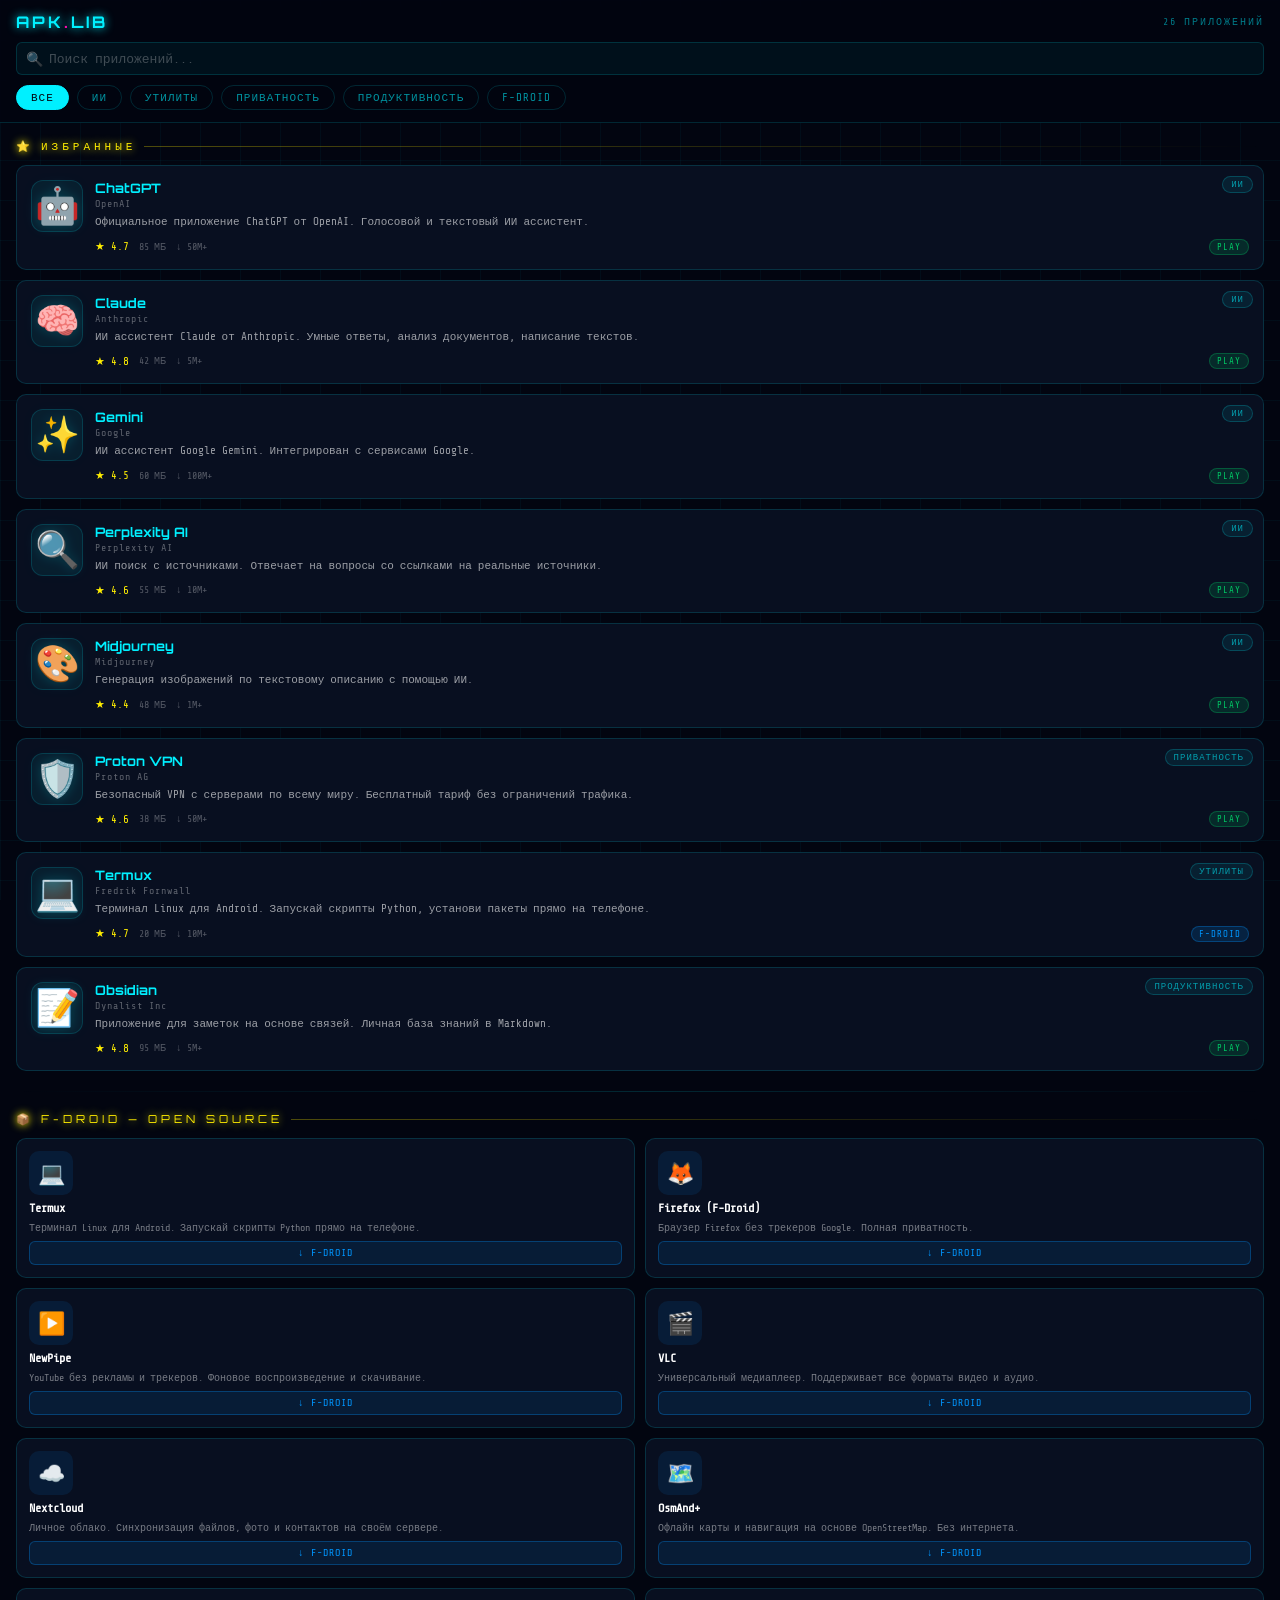
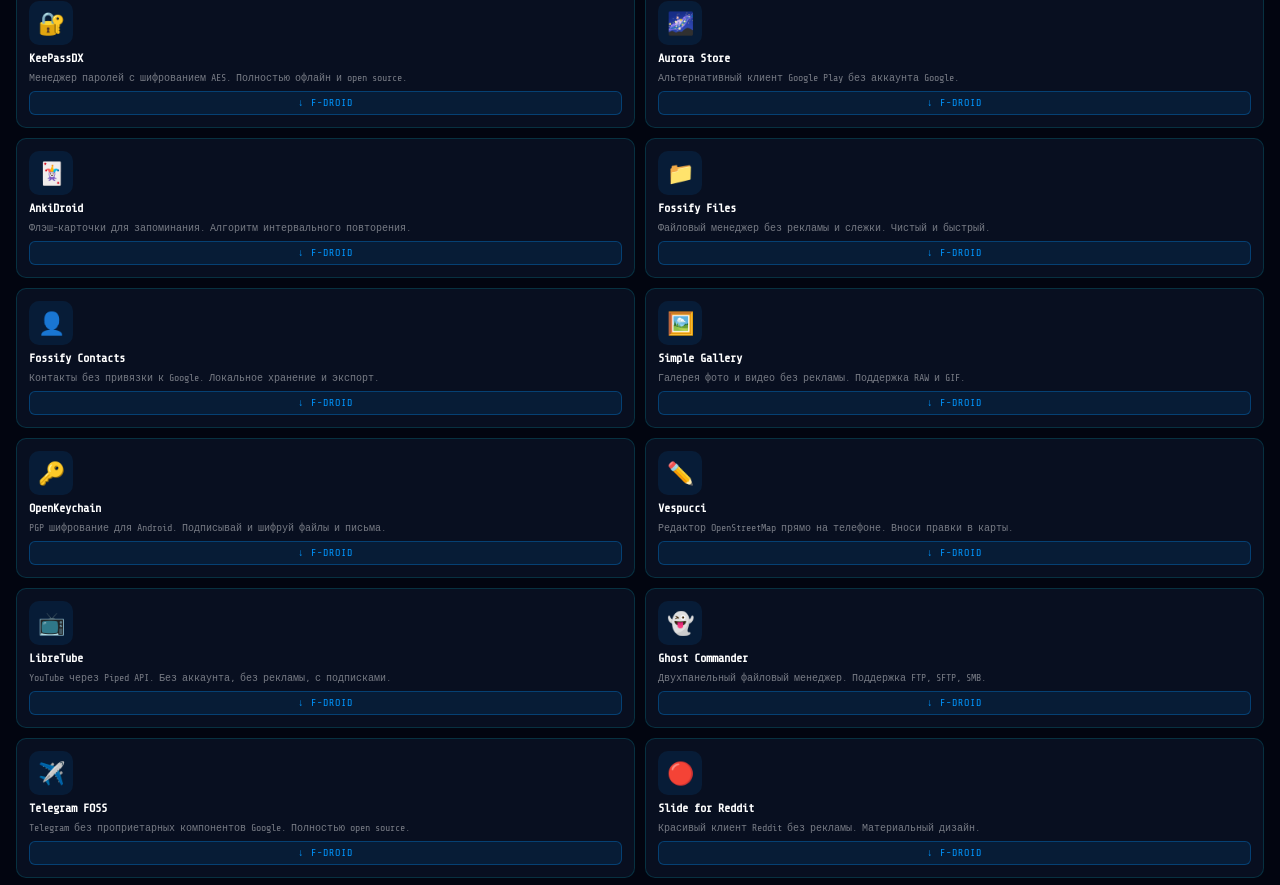
<file: apk.html>
<!DOCTYPE html>
<html lang="ru">
<head>
<meta charset="UTF-8">
<meta name="viewport" content="width=device-width, initial-scale=1.0, user-scalable=no">
<title>APK Library</title>
<style>
  @import url('https://fonts.googleapis.com/css2?family=Orbitron:wght@400;700&family=Share+Tech+Mono&display=swap');

  :root {
    --cyan: #00f0ff;
    --magenta: #ff00aa;
    --yellow: #ffee00;
    --dark: #020510;
    --dark2: #060d1f;
    --card: #080f20;
    --border: rgba(0,240,255,0.15);
  }

  * { margin:0; padding:0; box-sizing:border-box; }

  body {
    background: var(--dark);
    color: #fff;
    font-family: 'Share Tech Mono', monospace;
    min-height: 100dvh;
    overflow-x: hidden;
  }

  body::before {
    content: '';
    position: fixed;
    inset: 0;
    background-image:
      linear-gradient(rgba(0,240,255,0.04) 1px, transparent 1px),
      linear-gradient(90deg, rgba(0,240,255,0.04) 1px, transparent 1px);
    background-size: 40px 40px;
    pointer-events: none;
    z-index: 0;
  }

  /* ── HEADER ── */
  .header {
    position: sticky;
    top: 0;
    z-index: 50;
    background: rgba(2,5,16,0.95);
    backdrop-filter: blur(10px);
    border-bottom: 1px solid var(--border);
    padding: 12px 16px 10px;
  }

  .header-top {
    display: flex;
    align-items: center;
    justify-content: space-between;
    margin-bottom: 10px;
  }

  .logo {
    font-family: 'Orbitron', monospace;
    font-size: 16px;
    font-weight: 700;
    color: var(--cyan);
    text-shadow: 0 0 10px var(--cyan);
    letter-spacing: 3px;
  }

  .logo span { color: var(--magenta); }

  .count-badge {
    font-size: 10px;
    color: rgba(0,240,255,0.5);
    letter-spacing: 2px;
  }

  /* Поиск */
  .search-wrap {
    position: relative;
    margin-bottom: 10px;
  }

  .search-input {
    width: 100%;
    padding: 8px 12px 8px 32px;
    background: rgba(0,240,255,0.05);
    border: 1px solid var(--border);
    border-radius: 6px;
    color: #fff;
    font-family: 'Share Tech Mono', monospace;
    font-size: 13px;
    outline: none;
    transition: border-color 0.2s;
  }

  .search-input:focus { border-color: var(--cyan); }
  .search-input::placeholder { color: rgba(255,255,255,0.25); }

  .search-icon {
    position: absolute;
    left: 10px;
    top: 50%;
    transform: translateY(-50%);
    font-size: 14px;
    opacity: 0.5;
  }

  /* Фильтры */
  .filters {
    display: flex;
    gap: 8px;
    overflow-x: auto;
    scrollbar-width: none;
    padding-bottom: 2px;
  }

  .filters::-webkit-scrollbar { display: none; }

  .filter-btn {
    flex-shrink: 0;
    padding: 5px 14px;
    border: 1px solid var(--border);
    border-radius: 20px;
    background: transparent;
    color: rgba(0,240,255,0.6);
    font-family: 'Share Tech Mono', monospace;
    font-size: 11px;
    cursor: pointer;
    letter-spacing: 1px;
    transition: all 0.2s;
    white-space: nowrap;
  }

  .filter-btn.active {
    border-color: var(--cyan);
    color: var(--dark);
    background: var(--cyan);
  }

  /* ── КОНТЕНТ ── */
  .content {
    position: relative;
    z-index: 1;
    padding: 16px;
  }

  .section-title {
    font-family: 'Orbitron', monospace;
    font-size: 11px;
    letter-spacing: 4px;
    color: var(--yellow);
    text-shadow: 0 0 8px var(--yellow);
    margin-bottom: 12px;
    display: flex;
    align-items: center;
    gap: 8px;
  }

  .section-title::after {
    content: '';
    flex: 1;
    height: 1px;
    background: linear-gradient(90deg, rgba(255,238,0,0.3), transparent);
  }

  /* ── КАРТОЧКА ── */
  .app-card {
    background: var(--card);
    border: 1px solid var(--border);
    border-radius: 10px;
    padding: 14px;
    margin-bottom: 10px;
    display: flex;
    gap: 12px;
    align-items: flex-start;
    transition: border-color 0.2s, box-shadow 0.2s;
    cursor: pointer;
    position: relative;
    overflow: hidden;
  }

  .app-card::before {
    content: '';
    position: absolute;
    top: 0; left: 0; right: 0;
    height: 1px;
    background: linear-gradient(90deg, transparent, var(--cyan), transparent);
    opacity: 0;
    transition: opacity 0.2s;
  }

  .app-card:active {
    border-color: rgba(0,240,255,0.4);
    box-shadow: 0 0 15px rgba(0,240,255,0.1);
  }

  .app-card:active::before { opacity: 1; }

  .app-icon {
    font-size: 36px;
    width: 52px;
    height: 52px;
    display: flex;
    align-items: center;
    justify-content: center;
    background: rgba(0,240,255,0.06);
    border-radius: 12px;
    border: 1px solid var(--border);
    flex-shrink: 0;
    filter: drop-shadow(0 0 6px rgba(0,240,255,0.2));
  }

  .app-icon img {
    width: 40px;
    height: 40px;
    border-radius: 8px;
    object-fit: cover;
  }

  .app-info { flex: 1; min-width: 0; }

  .app-name {
    font-family: 'Orbitron', monospace;
    font-size: 13px;
    font-weight: 700;
    color: var(--cyan);
    margin-bottom: 2px;
    white-space: nowrap;
    overflow: hidden;
    text-overflow: ellipsis;
  }

  .app-dev {
    font-size: 10px;
    color: rgba(255,255,255,0.35);
    letter-spacing: 1px;
    margin-bottom: 5px;
  }

  .app-desc {
    font-size: 11px;
    color: rgba(255,255,255,0.6);
    line-height: 1.5;
    display: -webkit-box;
    -webkit-line-clamp: 2;
    -webkit-box-orient: vertical;
    overflow: hidden;
    margin-bottom: 8px;
  }

  .app-meta {
    display: flex;
    gap: 10px;
    align-items: center;
    flex-wrap: wrap;
  }

  .app-rating {
    font-size: 11px;
    color: var(--yellow);
  }

  .app-size {
    font-size: 10px;
    color: rgba(255,255,255,0.3);
  }

  .app-downloads {
    font-size: 10px;
    color: rgba(255,255,255,0.3);
  }

  .app-source {
    font-size: 9px;
    padding: 2px 7px;
    border-radius: 10px;
    letter-spacing: 1px;
    margin-left: auto;
  }

  .source-play {
    background: rgba(0,200,100,0.15);
    border: 1px solid rgba(0,200,100,0.3);
    color: #00c864;
  }

  .source-fdroid {
    background: rgba(0,150,255,0.15);
    border: 1px solid rgba(0,150,255,0.3);
    color: #0096ff;
  }

  .app-category-badge {
    position: absolute;
    top: 10px;
    right: 10px;
    font-size: 9px;
    padding: 2px 8px;
    border-radius: 10px;
    background: rgba(0,240,255,0.08);
    border: 1px solid rgba(0,240,255,0.2);
    color: rgba(0,240,255,0.6);
    letter-spacing: 1px;
  }

  /* ── FDROID СЕКЦИЯ ── */
  .fdroid-grid {
    display: grid;
    grid-template-columns: 1fr 1fr;
    gap: 10px;
  }

  .fdroid-card {
    background: var(--card);
    border: 1px solid var(--border);
    border-radius: 10px;
    padding: 12px;
    display: flex;
    flex-direction: column;
    gap: 6px;
    cursor: pointer;
    transition: border-color 0.2s;
  }

  .fdroid-card:active { border-color: rgba(0,150,255,0.5); }

  .fdroid-icon {
    width: 44px;
    height: 44px;
    border-radius: 10px;
    object-fit: cover;
    background: rgba(0,150,255,0.1);
  }

  .fdroid-icon-placeholder {
    width: 44px;
    height: 44px;
    border-radius: 10px;
    background: rgba(0,150,255,0.1);
    display: flex;
    align-items: center;
    justify-content: center;
    font-size: 22px;
  }

  .fdroid-name {
    font-size: 12px;
    font-weight: 700;
    color: #fff;
    white-space: nowrap;
    overflow: hidden;
    text-overflow: ellipsis;
  }

  .fdroid-summary {
    font-size: 10px;
    color: rgba(255,255,255,0.45);
    line-height: 1.4;
    display: -webkit-box;
    -webkit-line-clamp: 2;
    -webkit-box-orient: vertical;
    overflow: hidden;
  }

  .fdroid-dl-btn {
    margin-top: auto;
    padding: 5px;
    background: rgba(0,150,255,0.1);
    border: 1px solid rgba(0,150,255,0.3);
    border-radius: 6px;
    color: #0096ff;
    font-size: 10px;
    text-align: center;
    letter-spacing: 1px;
    cursor: pointer;
  }

  /* Загрузка */
  .loading {
    text-align: center;
    padding: 30px;
    color: rgba(0,240,255,0.4);
    font-size: 12px;
    letter-spacing: 2px;
  }

  .loading-dots::after {
    content: '...';
    animation: dots 1.5s infinite;
  }

  @keyframes dots {
    0% { content: '.'; }
    33% { content: '..'; }
    66% { content: '...'; }
  }

  .error-msg {
    text-align: center;
    padding: 20px;
    color: rgba(255,100,100,0.6);
    font-size: 11px;
  }

  /* Пусто */
  .empty {
    text-align: center;
    padding: 40px 20px;
    color: rgba(0,240,255,0.3);
    font-size: 12px;
    letter-spacing: 2px;
  }

  /* Разделитель */
  .divider {
    height: 1px;
    background: linear-gradient(90deg, transparent, var(--border), transparent);
    margin: 20px 0;
  }
</style>
</head>
<body>

<div class="header">
  <div class="header-top">
    <div class="logo">APK<span>.</span>LIB</div>
    <div class="count-badge" id="total-count">ЗАГРУЗКА...</div>
  </div>
  <div class="search-wrap">
    <span class="search-icon">🔍</span>
    <input class="search-input" type="text" id="search" placeholder="Поиск приложений..." oninput="filterApps()">
  </div>
  <div class="filters" id="filters">
    <button class="filter-btn active" data-cat="all" onclick="setFilter('all', this)">ВСЕ</button>
    <button class="filter-btn" data-cat="ИИ" onclick="setFilter('ИИ', this)">ИИ</button>
    <button class="filter-btn" data-cat="Утилиты" onclick="setFilter('Утилиты', this)">УТИЛИТЫ</button>
    <button class="filter-btn" data-cat="Приватность" onclick="setFilter('Приватность', this)">ПРИВАТНОСТЬ</button>
    <button class="filter-btn" data-cat="Продуктивность" onclick="setFilter('Продуктивность', this)">ПРОДУКТИВНОСТЬ</button>
    <button class="filter-btn" data-cat="fdroid" onclick="setFilter('fdroid', this)">F-DROID</button>
  </div>
</div>

<div class="content">
  <!-- Избранные -->
  <div id="featured-section">
    <div class="section-title">⭐ ИЗБРАННЫЕ</div>
    <div id="featured-list"></div>
  </div>

  <div class="divider" id="divider"></div>

  <!-- F-Droid -->
  <div id="fdroid-section">
    <div class="section-title">📦 F-DROID — OPEN SOURCE</div>
    <div id="fdroid-list" class="fdroid-grid">
      <div class="loading" style="grid-column:1/-1">
        <span class="loading-dots">ЗАГРУЗКА F-DROID</span>
      </div>
    </div>
  </div>
</div>

<script>
const tg = window.Telegram?.WebApp;
if (tg) { tg.ready(); tg.expand(); }

let allFeatured = [];
let allFdroid = [];
let currentFilter = 'all';
let searchQuery = '';

// ── ЗАГРУЗКА ИЗБРАННЫХ ──
async function loadFeatured() {
  try {
    const res = await fetch('./apps.json?v=' + Date.now());
    const data = await res.json();
    allFeatured = data.featured || [];
    renderFeatured();
  } catch (e) {
    document.getElementById('featured-list').innerHTML =
      '<div class="error-msg">Не удалось загрузить список приложений</div>';
  }
}

// ── СТАТИЧЕСКИЕ ДАННЫЕ F-DROID ──
function loadFdroid() {
  allFdroid = [
    { id: 'com.termux', name: 'Termux', summary: 'Терминал Linux для Android. Запускай скрипты Python прямо на телефоне.', icon: '💻', url: 'https://f-droid.org/packages/com.termux/', category: 'Утилиты' },
    { id: 'org.mozilla.fennec_fdroid', name: 'Firefox (F-Droid)', summary: 'Браузер Firefox без трекеров Google. Полная приватность.', icon: '🦊', url: 'https://f-droid.org/packages/org.mozilla.fennec_fdroid/', category: 'Интернет' },
    { id: 'org.schabi.newpipe', name: 'NewPipe', summary: 'YouTube без рекламы и трекеров. Фоновое воспроизведение и скачивание.', icon: '▶️', url: 'https://f-droid.org/packages/org.schabi.newpipe/', category: 'Медиа' },
    { id: 'org.videolan.vlc', name: 'VLC', summary: 'Универсальный медиаплеер. Поддерживает все форматы видео и аудио.', icon: '🎬', url: 'https://f-droid.org/packages/org.videolan.vlc/', category: 'Медиа' },
    { id: 'com.nextcloud.client', name: 'Nextcloud', summary: 'Личное облако. Синхронизация файлов, фото и контактов на своём сервере.', icon: '☁️', url: 'https://f-droid.org/packages/com.nextcloud.client/', category: 'Утилиты' },
    { id: 'net.osmand.plus', name: 'OsmAnd+', summary: 'Офлайн карты и навигация на основе OpenStreetMap. Без интернета.', icon: '🗺️', url: 'https://f-droid.org/packages/net.osmand.plus/', category: 'Навигация' },
    { id: 'com.kunzisoft.keepass.libre', name: 'KeePassDX', summary: 'Менеджер паролей с шифрованием AES. Полностью офлайн и open source.', icon: '🔐', url: 'https://f-droid.org/packages/com.kunzisoft.keepass.libre/', category: 'Приватность' },
    { id: 'com.aurora.store', name: 'Aurora Store', summary: 'Альтернативный клиент Google Play без аккаунта Google.', icon: '🌌', url: 'https://f-droid.org/packages/com.aurora.store/', category: 'Утилиты' },
    { id: 'com.ichi2.anki', name: 'AnkiDroid', summary: 'Флэш-карточки для запоминания. Алгоритм интервального повторения.', icon: '🃏', url: 'https://f-droid.org/packages/com.ichi2.anki/', category: 'Образование' },
    { id: 'org.fossify.filemanager', name: 'Fossify Files', summary: 'Файловый менеджер без рекламы и слежки. Чистый и быстрый.', icon: '📁', url: 'https://f-droid.org/packages/org.fossify.filemanager/', category: 'Утилиты' },
    { id: 'org.fossify.contacts', name: 'Fossify Contacts', summary: 'Контакты без привязки к Google. Локальное хранение и экспорт.', icon: '👤', url: 'https://f-droid.org/packages/org.fossify.contacts/', category: 'Утилиты' },
    { id: 'com.simplemobiletools.gallery.pro', name: 'Simple Gallery', summary: 'Галерея фото и видео без рекламы. Поддержка RAW и GIF.', icon: '🖼️', url: 'https://f-droid.org/packages/com.simplemobiletools.gallery.pro/', category: 'Медиа' },
    { id: 'org.sufficientlysecure.keychain', name: 'OpenKeychain', summary: 'PGP шифрование для Android. Подписывай и шифруй файлы и письма.', icon: '🔑', url: 'https://f-droid.org/packages/org.sufficientlysecure.keychain/', category: 'Приватность' },
    { id: 'de.blau.android', name: 'Vespucci', summary: 'Редактор OpenStreetMap прямо на телефоне. Вноси правки в карты.', icon: '✏️', url: 'https://f-droid.org/packages/de.blau.android/', category: 'Навигация' },
    { id: 'com.github.libretube', name: 'LibreTube', summary: 'YouTube через Piped API. Без аккаунта, без рекламы, с подписками.', icon: '📺', url: 'https://f-droid.org/packages/com.github.libretube/', category: 'Медиа' },
    { id: 'com.ghostsq.commander', name: 'Ghost Commander', summary: 'Двухпанельный файловый менеджер. Поддержка FTP, SFTP, SMB.', icon: '👻', url: 'https://f-droid.org/packages/com.ghostsq.commander/', category: 'Утилиты' },
    { id: 'org.telegram.messenger', name: 'Telegram FOSS', summary: 'Telegram без проприетарных компонентов Google. Полностью open source.', icon: '✈️', url: 'https://f-droid.org/packages/org.telegram.messenger/', category: 'Интернет' },
    { id: 'me.ccrama.redditslide', name: 'Slide for Reddit', summary: 'Красивый клиент Reddit без рекламы. Материальный дизайн.', icon: '🔴', url: 'https://f-droid.org/packages/me.ccrama.redditslide/', category: 'Интернет' },
  ];
  renderFdroid();
}

// ── РЕНДЕР ИЗБРАННЫХ ──
function renderFeatured() {
  const list = document.getElementById('featured-list');
  const query = searchQuery.toLowerCase();

  let apps = allFeatured.filter(app => {
    const matchCat = currentFilter === 'all' || currentFilter === 'fdroid'
      ? currentFilter !== 'fdroid'
      : app.category === currentFilter;
    const matchSearch = !query ||
      app.name.toLowerCase().includes(query) ||
      app.description.toLowerCase().includes(query) ||
      app.developer.toLowerCase().includes(query);
    return matchCat && matchSearch;
  });

  if (apps.length === 0) {
    list.innerHTML = '';
    document.getElementById('featured-section').style.display =
      currentFilter === 'fdroid' ? 'none' : 'block';
    if (currentFilter !== 'fdroid') {
      list.innerHTML = '<div class="empty">Ничего не найдено</div>';
    }
    return;
  }

  document.getElementById('featured-section').style.display = 'block';
  list.innerHTML = apps.map(app => `
    <div class="app-card" onclick="openApp('${app.url}')">
      <div class="app-icon">${app.icon}</div>
      <div class="app-info">
        <div class="app-name">${app.name}</div>
        <div class="app-dev">${app.developer}</div>
        <div class="app-desc">${app.description}</div>
        <div class="app-meta">
          <span class="app-rating">★ ${app.rating}</span>
          <span class="app-size">${app.size}</span>
          <span class="app-downloads">↓ ${app.downloads}</span>
          <span class="app-source ${app.source === 'google_play' ? 'source-play' : 'source-fdroid'}">
            ${app.source === 'google_play' ? 'PLAY' : 'F-DROID'}
          </span>
        </div>
      </div>
      <div class="app-category-badge">${app.category.toUpperCase()}</div>
    </div>
  `).join('');

  updateCount();
}

// ── РЕНДЕР F-DROID ──
function renderFdroid() {
  const list = document.getElementById('fdroid-list');
  const query = searchQuery.toLowerCase();

  let apps = allFdroid.filter(app => {
    const matchCat = currentFilter === 'all' || currentFilter === 'fdroid'
      ? true
      : app.category === currentFilter;
    const matchSearch = !query ||
      app.name.toLowerCase().includes(query) ||
      app.summary.toLowerCase().includes(query);
    return matchCat && matchSearch;
  });

  const fdroidSection = document.getElementById('fdroid-section');

  if (currentFilter !== 'all' && currentFilter !== 'fdroid' &&
      !['Утилиты','Приватность','Интернет','Медиа'].includes(currentFilter)) {
    fdroidSection.style.display = 'none';
    document.getElementById('divider').style.display = 'none';
    return;
  }

  fdroidSection.style.display = 'block';
  document.getElementById('divider').style.display = 'block';

  if (apps.length === 0) {
    list.innerHTML = '<div class="empty" style="grid-column:1/-1">Ничего не найдено</div>';
    return;
  }

  list.innerHTML = apps.map(app => `
    <div class="fdroid-card" onclick="openApp('${app.url}')">
      <div class="fdroid-icon-placeholder">${app.icon || '📦'}</div>
      <div class="fdroid-name">${app.name}</div>
      <div class="fdroid-summary">${app.summary || 'Open source приложение'}</div>
      <div class="fdroid-dl-btn">↓ F-DROID</div>
    </div>
  `).join('');

  updateCount();
}

function updateCount() {
  const featured = document.querySelectorAll('.app-card').length;
  const fdroid = document.querySelectorAll('.fdroid-card').length;
  document.getElementById('total-count').textContent =
    `${featured + fdroid} ПРИЛОЖЕНИЙ`;
}

// ── ОТКРЫТЬ ПРИЛОЖЕНИЕ ──
function openApp(url) {
  if (tg) {
    tg.openLink(url);
  } else {
    window.open(url, '_blank');
  }
}

// ── ФИЛЬТР ──
function setFilter(cat, btn) {
  currentFilter = cat;
  document.querySelectorAll('.filter-btn').forEach(b => b.classList.remove('active'));
  btn.classList.add('active');
  renderFeatured();
  renderFdroid();
}

// ── ПОИСК ──
function filterApps() {
  searchQuery = document.getElementById('search').value;
  renderFeatured();
  renderFdroid();
}

// ── СТАРТ ──
loadFeatured();
loadFdroid();
</script>
</body>
</html>
</file>
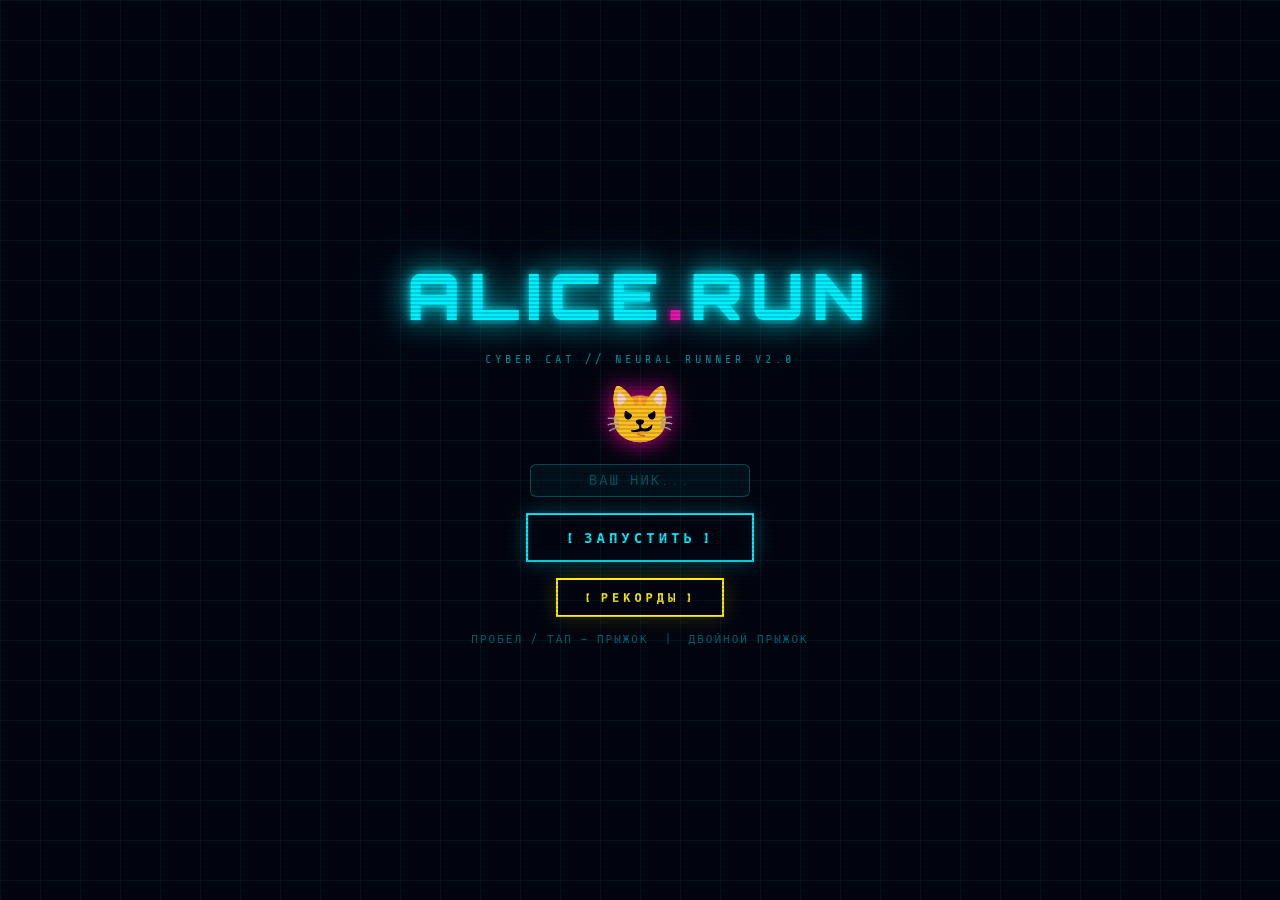
<file: game.html>
<!DOCTYPE html>
<html lang="ru">
<head>
<meta charset="UTF-8">
<meta name="viewport" content="width=device-width, initial-scale=1.0, user-scalable=no">
<title>ALICE.RUN</title>
<style>
  @import url('https://fonts.googleapis.com/css2?family=Orbitron:wght@400;700;900&family=Share+Tech+Mono&display=swap');

  :root {
    --cyan: #00f0ff;
    --magenta: #ff00aa;
    --yellow: #ffee00;
    --dark: #020510;
    --dark2: #060d1f;
    --grid: rgba(0,240,255,0.07);
  }

  * { margin:0; padding:0; box-sizing:border-box; }

  body {
    background: var(--dark);
    color: var(--cyan);
    font-family: 'Share Tech Mono', monospace;
    overflow: hidden;
    height: 100dvh;
    display: flex;
    flex-direction: column;
    align-items: center;
    justify-content: center;
    touch-action: none;
    user-select: none;
  }

  /* Сетка фона */
  body::before {
    content: '';
    position: fixed;
    inset: 0;
    background-image:
      linear-gradient(var(--grid) 1px, transparent 1px),
      linear-gradient(90deg, var(--grid) 1px, transparent 1px);
    background-size: 40px 40px;
    pointer-events: none;
    z-index: 0;
  }

  /* Сканлайны */
  body::after {
    content: '';
    position: fixed;
    inset: 0;
    background: repeating-linear-gradient(
      0deg,
      transparent,
      transparent 2px,
      rgba(0,0,0,0.15) 2px,
      rgba(0,0,0,0.15) 4px
    );
    pointer-events: none;
    z-index: 100;
  }

  /* ── ЭКРАН СТАРТА ── */
  #screen-start {
    position: relative;
    z-index: 10;
    text-align: center;
    display: flex;
    flex-direction: column;
    align-items: center;
    gap: 16px;
  }

  .logo {
    font-family: 'Orbitron', monospace;
    font-weight: 900;
    font-size: clamp(36px, 10vw, 64px);
    color: var(--cyan);
    text-shadow:
      0 0 10px var(--cyan),
      0 0 30px var(--cyan),
      0 0 60px rgba(0,240,255,0.4);
    letter-spacing: 8px;
    animation: flicker 4s infinite;
  }

  .logo span {
    color: var(--magenta);
    text-shadow:
      0 0 10px var(--magenta),
      0 0 30px var(--magenta);
  }

  @keyframes flicker {
    0%,95%,100% { opacity: 1; }
    96% { opacity: 0.6; }
    97% { opacity: 1; }
    98% { opacity: 0.4; }
    99% { opacity: 1; }
  }

  .tagline {
    font-size: 12px;
    color: rgba(0,240,255,0.6);
    letter-spacing: 4px;
    text-transform: uppercase;
  }

  .cat-preview {
    font-size: 56px;
    animation: float 2s ease-in-out infinite;
    filter: drop-shadow(0 0 12px var(--magenta));
  }

  @keyframes float {
    0%,100% { transform: translateY(0); }
    50% { transform: translateY(-10px); }
  }

  .btn-start {
    font-family: 'Orbitron', monospace;
    font-size: 14px;
    font-weight: 700;
    letter-spacing: 4px;
    padding: 14px 40px;
    background: transparent;
    border: 2px solid var(--cyan);
    color: var(--cyan);
    cursor: pointer;
    position: relative;
    overflow: hidden;
    transition: all 0.3s;
    text-transform: uppercase;
    box-shadow: 0 0 20px rgba(0,240,255,0.3), inset 0 0 20px rgba(0,240,255,0.05);
  }

  .btn-start::before {
    content: '';
    position: absolute;
    inset: 0;
    background: var(--cyan);
    transform: translateX(-100%);
    transition: transform 0.3s;
    z-index: -1;
  }

  .btn-start:hover::before, .btn-start:active::before { transform: translateX(0); }
  .btn-start:hover, .btn-start:active { color: var(--dark); }

  .controls-hint {
    font-size: 11px;
    color: rgba(0,240,255,0.4);
    letter-spacing: 2px;
  }

  .nick-input {
    background: rgba(0,240,255,0.05);
    border: 1px solid rgba(0,240,255,0.3);
    border-radius: 6px;
    color: #fff;
    font-family: 'Share Tech Mono', monospace;
    font-size: 14px;
    padding: 8px 16px;
    text-align: center;
    outline: none;
    letter-spacing: 2px;
    width: 220px;
    transition: border-color 0.2s;
  }
  .nick-input:focus { border-color: var(--cyan); box-shadow: 0 0 10px rgba(0,240,255,0.2); }
  .nick-input::placeholder { color: rgba(0,240,255,0.3); }

  /* ── ИГРА ── */
  #screen-game {
    display: none;
    position: relative;
    z-index: 10;
    width: 100%;
    height: 100dvh;
    flex-direction: column;
  }

  #hud {
    position: absolute;
    top: 0;
    left: 0;
    right: 0;
    display: flex;
    justify-content: space-between;
    align-items: center;
    padding: 10px 16px;
    z-index: 20;
    background: linear-gradient(180deg, rgba(2,5,16,0.9) 0%, transparent 100%);
  }

  .hud-score {
    font-family: 'Orbitron', monospace;
    font-size: clamp(14px, 4vw, 20px);
    font-weight: 700;
    color: var(--cyan);
    text-shadow: 0 0 10px var(--cyan);
  }

  .hud-coins {
    font-size: clamp(12px, 3vw, 16px);
    color: var(--yellow);
    text-shadow: 0 0 8px var(--yellow);
  }

  .hud-lives {
    font-size: clamp(14px, 4vw, 20px);
  }

  canvas {
    display: block;
    width: 100%;
    height: 100dvh;
  }

  /* ── GAME OVER ── */
  #screen-gameover {
    display: none;
    position: fixed;
    inset: 0;
    z-index: 50;
    background: rgba(2,5,16,0.92);
    flex-direction: column;
    align-items: center;
    justify-content: center;
    gap: 14px;
    text-align: center;
    padding: 20px;
  }

  .go-title {
    font-family: 'Orbitron', monospace;
    font-size: clamp(28px, 8vw, 48px);
    font-weight: 900;
    color: var(--magenta);
    text-shadow: 0 0 20px var(--magenta), 0 0 40px var(--magenta);
    letter-spacing: 4px;
    animation: glitch 2s infinite;
  }

  @keyframes glitch {
    0%,90%,100% { transform: none; text-shadow: 0 0 20px var(--magenta), 0 0 40px var(--magenta); }
    91% { transform: translate(-2px,1px); text-shadow: 2px 0 var(--cyan), -2px 0 var(--yellow); }
    93% { transform: translate(2px,-1px); text-shadow: -2px 0 var(--cyan), 2px 0 var(--yellow); }
    95% { transform: none; }
  }

  .go-score {
    font-family: 'Orbitron', monospace;
    font-size: clamp(16px, 5vw, 28px);
    color: var(--cyan);
  }

  .go-best {
    font-size: 13px;
    color: rgba(0,240,255,0.6);
    letter-spacing: 2px;
  }

  .go-coins {
    font-size: 16px;
    color: var(--yellow);
    text-shadow: 0 0 8px var(--yellow);
  }

  .btn-restart {
    font-family: 'Orbitron', monospace;
    font-size: 13px;
    font-weight: 700;
    letter-spacing: 3px;
    padding: 12px 32px;
    background: transparent;
    border: 2px solid var(--magenta);
    color: var(--magenta);
    cursor: pointer;
    box-shadow: 0 0 20px rgba(255,0,170,0.3);
    transition: all 0.3s;
    text-transform: uppercase;
    margin-top: 8px;
  }

  .btn-restart:hover, .btn-restart:active {
    background: var(--magenta);
    color: var(--dark);
  }

  /* ── ТАБЛИЦА РЕКОРДОВ ── */
  #screen-leaderboard {
    display: none;
    position: fixed;
    inset: 0;
    z-index: 50;
    background: rgba(2,5,16,0.95);
    flex-direction: column;
    align-items: center;
    padding: 20px;
    overflow-y: auto;
    gap: 12px;
  }

  .lb-title {
    font-family: 'Orbitron', monospace;
    font-size: clamp(18px, 5vw, 28px);
    font-weight: 900;
    color: var(--yellow);
    text-shadow: 0 0 15px var(--yellow);
    letter-spacing: 4px;
    margin-bottom: 8px;
  }

  .lb-table {
    width: 100%;
    max-width: 400px;
    border-collapse: collapse;
  }

  .lb-table th {
    font-size: 11px;
    letter-spacing: 3px;
    color: rgba(0,240,255,0.5);
    padding: 8px 4px;
    border-bottom: 1px solid rgba(0,240,255,0.2);
    text-align: left;
  }

  .lb-table td {
    padding: 10px 4px;
    font-size: 14px;
    border-bottom: 1px solid rgba(0,240,255,0.08);
  }

  .lb-rank { color: rgba(0,240,255,0.4); width: 30px; }
  .lb-name { color: var(--cyan); }
  .lb-score { color: var(--yellow); text-align: right; font-family: 'Orbitron', monospace; }

  .lb-rank-1 td { color: var(--yellow) !important; }
  .lb-rank-2 td { color: #c0c0c0 !important; }
  .lb-rank-3 td { color: #cd7f32 !important; }

  .lb-me { background: rgba(0,240,255,0.05); }

  .btn-close-lb {
    font-family: 'Orbitron', monospace;
    font-size: 12px;
    letter-spacing: 3px;
    padding: 10px 28px;
    background: transparent;
    border: 1px solid rgba(0,240,255,0.4);
    color: rgba(0,240,255,0.7);
    cursor: pointer;
    margin-top: 8px;
  }

  /* jump button mobile */
  #jump-btn {
    position: fixed;
    bottom: 30px;
    left: 50%;
    transform: translateX(-50%);
    width: 80px;
    height: 80px;
    border-radius: 50%;
    background: rgba(0,240,255,0.08);
    border: 2px solid rgba(0,240,255,0.3);
    color: var(--cyan);
    font-size: 28px;
    z-index: 30;
    display: none;
    align-items: center;
    justify-content: center;
    cursor: pointer;
    -webkit-tap-highlight-color: transparent;
  }

  .glitch-line {
    position: fixed;
    left: 0; right: 0;
    height: 2px;
    background: var(--cyan);
    opacity: 0;
    z-index: 200;
    pointer-events: none;
  }
</style>
</head>
<body>

<div class="glitch-line" id="glitch-line"></div>

<!-- СТАРТ -->
<div id="screen-start">
  <div class="logo">ALICE<span>.</span>RUN</div>
  <div class="tagline">Cyber Cat // Neural Runner v2.0</div>
  <div class="cat-preview">😼</div>
  <input class="nick-input" id="nick-input" type="text" maxlength="16" placeholder="ВАШ НИК..." />
  <button class="btn-start" onclick="startGame()">[ ЗАПУСТИТЬ ]</button>
  <button class="btn-start" style="border-color:var(--yellow);color:var(--yellow);box-shadow:0 0 20px rgba(255,238,0,0.2);font-size:12px;padding:10px 28px;" onclick="showLeaderboard()">[ РЕКОРДЫ ]</button>
  <div class="controls-hint">ПРОБЕЛ / ТАП — ПРЫЖОК &nbsp;|&nbsp; ДВОЙНОЙ ПРЫЖОК</div>
</div>

<!-- ИГРА -->
<div id="screen-game">
  <div id="hud">
    <div class="hud-score">⚡ <span id="score-display">0</span></div>
    <div class="hud-coins">₿ <span id="coins-display">0</span></div>
    <div class="hud-lives" id="lives-display">❤️❤️❤️</div>
  </div>
  <canvas id="gameCanvas"></canvas>
  <div id="jump-btn">▲</div>
</div>

<!-- GAME OVER -->
<div id="screen-gameover" style="display:none;">
  <div class="go-title">GAME OVER</div>
  <div class="go-score">СЧЁТ: <span id="final-score">0</span></div>
  <div class="go-coins">₿ БИТКОИНЫ: <span id="final-coins">0</span></div>
  <div class="go-best" id="best-display"></div>
  <button class="btn-restart" onclick="startGame()">[ СНОВА ]</button>
  <button class="btn-restart" style="border-color:var(--yellow);color:var(--yellow);font-size:11px;padding:8px 24px;" onclick="showLeaderboard()">[ РЕКОРДЫ ]</button>
  <button class="btn-restart" style="border-color:rgba(0,240,255,0.3);color:rgba(0,240,255,0.4);font-size:11px;padding:8px 24px;" onclick="showStart()">[ МЕНЮ ]</button>
</div>

<!-- LEADERBOARD -->
<div id="screen-leaderboard" style="display:none;">
  <div class="lb-title">⚡ РЕКОРДЫ</div>
  <table class="lb-table">
    <thead><tr>
      <th>#</th><th>ИГРОК</th><th style="text-align:right">СЧЁТ</th>
    </tr></thead>
    <tbody id="lb-body"></tbody>
  </table>
  <button class="btn-close-lb" onclick="hideLeaderboard()">[ ЗАКРЫТЬ ]</button>
</div>

<script>
// ══════════════════════════════════════════════════════
//  ЗВУК (Web Audio API)
// ══════════════════════════════════════════════════════
let audioCtx = null;
let musicNodes = {};
let musicPlaying = false;

function getAudioCtx() {
  if (!audioCtx) audioCtx = new (window.AudioContext || window.webkitAudioContext)();
  return audioCtx;
}

function playSound(type) {
  try {
    const ac = getAudioCtx();
    if (ac.state === 'suspended') ac.resume();

    if (type === 'jump') {
      // Прыжок — быстрый восходящий свип
      const osc = ac.createOscillator();
      const gain = ac.createGain();
      osc.connect(gain); gain.connect(ac.destination);
      osc.type = 'sine';
      osc.frequency.setValueAtTime(300, ac.currentTime);
      osc.frequency.exponentialRampToValueAtTime(800, ac.currentTime + 0.12);
      gain.gain.setValueAtTime(0.25, ac.currentTime);
      gain.gain.exponentialRampToValueAtTime(0.001, ac.currentTime + 0.18);
      osc.start(ac.currentTime);
      osc.stop(ac.currentTime + 0.18);

    } else if (type === 'coin') {
      // Монета — два тона
      [0, 0.08].forEach((delay, i) => {
        const osc = ac.createOscillator();
        const gain = ac.createGain();
        osc.connect(gain); gain.connect(ac.destination);
        osc.type = 'triangle';
        osc.frequency.value = i === 0 ? 880 : 1320;
        gain.gain.setValueAtTime(0.2, ac.currentTime + delay);
        gain.gain.exponentialRampToValueAtTime(0.001, ac.currentTime + delay + 0.15);
        osc.start(ac.currentTime + delay);
        osc.stop(ac.currentTime + delay + 0.15);
      });

    } else if (type === 'hit') {
      // Удар — шум + низкий тон
      const buf = ac.createBuffer(1, ac.sampleRate * 0.25, ac.sampleRate);
      const data = buf.getChannelData(0);
      for (let i = 0; i < data.length; i++) data[i] = (Math.random() * 2 - 1) * (1 - i / data.length);
      const src = ac.createBufferSource();
      src.buffer = buf;
      const filter = ac.createBiquadFilter();
      filter.type = 'lowpass'; filter.frequency.value = 400;
      const gain = ac.createGain();
      gain.gain.value = 0.35;
      src.connect(filter); filter.connect(gain); gain.connect(ac.destination);
      src.start(ac.currentTime);

      const osc = ac.createOscillator();
      const g2 = ac.createGain();
      osc.connect(g2); g2.connect(ac.destination);
      osc.type = 'sawtooth'; osc.frequency.value = 120;
      g2.gain.setValueAtTime(0.3, ac.currentTime);
      g2.gain.exponentialRampToValueAtTime(0.001, ac.currentTime + 0.3);
      osc.start(ac.currentTime); osc.stop(ac.currentTime + 0.3);
    }
  } catch(e) {}
}

function startMusic() {
  try {
    if (musicPlaying) return;
    const ac = getAudioCtx();
    if (ac.state === 'suspended') ac.resume();
    musicPlaying = true;

    // Синтбасс — пульсирующий ритм
    const bassLoop = () => {
      if (!musicPlaying) return;
      const notes = [55, 55, 73.4, 55, 65.4, 55, 49, 55];
      let t = ac.currentTime;
      notes.forEach((freq, i) => {
        const osc = ac.createOscillator();
        const gain = ac.createGain();
        const filter = ac.createBiquadFilter();
        filter.type = 'lowpass'; filter.frequency.value = 300;
        osc.connect(filter); filter.connect(gain); gain.connect(ac.destination);
        osc.type = 'sawtooth'; osc.frequency.value = freq;
        gain.gain.setValueAtTime(0.12, t + i * 0.25);
        gain.gain.exponentialRampToValueAtTime(0.001, t + i * 0.25 + 0.2);
        osc.start(t + i * 0.25);
        osc.stop(t + i * 0.25 + 0.22);
      });
      musicNodes.bassTimer = setTimeout(bassLoop, notes.length * 250);
    };
    bassLoop();

    // Арпеджио — неоновая мелодия
    const arpLoop = () => {
      if (!musicPlaying) return;
      const melody = [523, 659, 784, 1047, 784, 659, 523, 440];
      let t = ac.currentTime;
      melody.forEach((freq, i) => {
        const osc = ac.createOscillator();
        const gain = ac.createGain();
        osc.connect(gain); gain.connect(ac.destination);
        osc.type = 'square'; osc.frequency.value = freq;
        gain.gain.setValueAtTime(0.04, t + i * 0.125);
        gain.gain.exponentialRampToValueAtTime(0.001, t + i * 0.125 + 0.1);
        osc.start(t + i * 0.125);
        osc.stop(t + i * 0.125 + 0.11);
      });
      musicNodes.arpTimer = setTimeout(arpLoop, melody.length * 125);
    };
    setTimeout(arpLoop, 500);

    // Удар барабана
    const drumLoop = () => {
      if (!musicPlaying) return;
      const pattern = [1,0,0,0, 1,0,0,0, 1,0,0,0, 1,0,1,0];
      let t = ac.currentTime;
      pattern.forEach((hit, i) => {
        if (!hit) return;
        const buf = ac.createBuffer(1, ac.sampleRate * 0.05, ac.sampleRate);
        const data = buf.getChannelData(0);
        for (let j = 0; j < data.length; j++) data[j] = (Math.random()*2-1) * (1 - j/data.length);
        const src = ac.createBufferSource();
        src.buffer = buf;
        const gain = ac.createGain(); gain.gain.value = 0.18;
        src.connect(gain); gain.connect(ac.destination);
        src.start(t + i * 0.125);
      });
      musicNodes.drumTimer = setTimeout(drumLoop, pattern.length * 125);
    };
    drumLoop();

  } catch(e) {}
}

function stopMusic() {
  musicPlaying = false;
  clearTimeout(musicNodes.bassTimer);
  clearTimeout(musicNodes.arpTimer);
  clearTimeout(musicNodes.drumTimer);
}

// ══════════════════════════════════════════════════════
//  КОНСТАНТЫ
// ══════════════════════════════════════════════════════
const GRAVITY = 0.55;
const JUMP_FORCE = -13;
const GROUND_Y_RATIO = 0.78;
const SPEEDS = [5, 6, 7, 8, 9.5, 11];
const SPEED_THRESHOLDS = [0, 300, 700, 1200, 2000, 3000];

// ══════════════════════════════════════════════════════
//  СОСТОЯНИЕ ИГРЫ
// ══════════════════════════════════════════════════════
let canvas, ctx, W, H, groundY;
let gameRunning = false;
let animId;

let cat, obstacles, coins, particles, bgLayers;
let score, coinCount, lives, gameOver;
let frameCount, spawnTimer, coinTimer;
let speed;

// Telegram user
const tg = window.Telegram?.WebApp;
const userId = tg?.initDataUnsafe?.user?.id || 0;
const tgName = tg?.initDataUnsafe?.user?.first_name || '';
let userName = tgName || 'RUNNER';

// ══════════════════════════════════════════════════════
//  ИНИЦИАЛИЗАЦИЯ CANVAS
// ══════════════════════════════════════════════════════
function initCanvas() {
  canvas = document.getElementById('gameCanvas');
  ctx = canvas.getContext('2d');
  resize();
  window.addEventListener('resize', resize);
}

function resize() {
  W = canvas.width = window.innerWidth;
  H = canvas.height = window.innerHeight;
  groundY = H * GROUND_Y_RATIO;
}

// ══════════════════════════════════════════════════════
//  КОШКА
// ══════════════════════════════════════════════════════
function createCat() {
  return {
    x: W * 0.15,
    y: groundY - 50,
    vy: 0,
    w: 44,
    h: 44,
    onGround: true,
    jumps: 0,
    frame: 0,
    frameTimer: 0,
    trail: [],
    invincible: 0,
    // Анимация смерти
    dead: false,
    deadTimer: 0
  };
}

function catJump() {
  if (!gameRunning || gameOver) return;
  if (cat.jumps < 2) {
    cat.vy = cat.jumps === 0 ? JUMP_FORCE : JUMP_FORCE * 0.85;
    cat.jumps++;
    cat.onGround = false;
    spawnJumpParticles();
    playSound('jump');
  }
}

function updateCat() {
  // Трейл
  cat.trail.push({ x: cat.x + cat.w/2, y: cat.y + cat.h/2 });
  if (cat.trail.length > 8) cat.trail.shift();

  cat.vy += GRAVITY;
  cat.y += cat.vy;

  if (cat.y >= groundY - cat.h) {
    cat.y = groundY - cat.h;
    cat.vy = 0;
    cat.onGround = true;
    cat.jumps = 0;
  }

  cat.frameTimer++;
  if (cat.frameTimer > 6) { cat.frame = (cat.frame+1) % 4; cat.frameTimer = 0; }
  if (cat.invincible > 0) cat.invincible--;
}

function drawPixelCat(x, y, w, frame, jumping, invincible) {
  const s = w / 10; // масштаб
  ctx.save();
  ctx.shadowColor = '#ff00aa';
  ctx.shadowBlur = 18;

  // Тело
  ctx.fillStyle = '#1a0a2e';
  ctx.beginPath();
  ctx.roundRect(x + s, y + s*3, s*8, s*6, s);
  ctx.fill();

  // Голова
  ctx.fillStyle = '#1a0a2e';
  ctx.beginPath();
  ctx.roundRect(x + s*2, y, s*6, s*5.5, s*1.5);
  ctx.fill();

  // Уши
  ctx.fillStyle = '#2a0a3e';
  // левое ухо
  ctx.beginPath();
  ctx.moveTo(x + s*2, y + s);
  ctx.lineTo(x + s*1, y - s*2);
  ctx.lineTo(x + s*3.5, y + s*0.5);
  ctx.fill();
  // правое ухо
  ctx.beginPath();
  ctx.moveTo(x + s*8, y + s);
  ctx.lineTo(x + s*9, y - s*2);
  ctx.lineTo(x + s*6.5, y + s*0.5);
  ctx.fill();

  // Внутри ушей (розовые)
  ctx.fillStyle = '#ff44aa';
  ctx.beginPath();
  ctx.moveTo(x + s*2.2, y + s*0.8);
  ctx.lineTo(x + s*1.5, y - s*1.2);
  ctx.lineTo(x + s*3.2, y + s*0.4);
  ctx.fill();
  ctx.beginPath();
  ctx.moveTo(x + s*7.8, y + s*0.8);
  ctx.lineTo(x + s*8.5, y - s*1.2);
  ctx.lineTo(x + s*6.8, y + s*0.4);
  ctx.fill();

  // Неоновый контур тела
  ctx.strokeStyle = '#ff00aa';
  ctx.lineWidth = 1.5;
  ctx.shadowBlur = 8;
  ctx.beginPath();
  ctx.roundRect(x + s*2, y, s*6, s*5.5, s*1.5);
  ctx.stroke();
  ctx.beginPath();
  ctx.roundRect(x + s, y + s*3, s*8, s*6, s);
  ctx.stroke();

  // ГЛАЗА — всегда видимые
  const eyeY = y + s*2;
  const blinkEye = (frame === 1) && !jumping;
  if (blinkEye) {
    // Моргание — линия
    ctx.strokeStyle = '#00f0ff';
    ctx.lineWidth = 1.5;
    ctx.shadowColor = '#00f0ff';
    ctx.shadowBlur = 8;
    ctx.beginPath(); ctx.moveTo(x+s*3.2, eyeY+s*0.5); ctx.lineTo(x+s*4.2, eyeY+s*0.5); ctx.stroke();
    ctx.beginPath(); ctx.moveTo(x+s*5.8, eyeY+s*0.5); ctx.lineTo(x+s*6.8, eyeY+s*0.5); ctx.stroke();
  } else {
    // Глаза открыты
    ctx.fillStyle = jumping ? '#ffee00' : '#00f0ff';
    ctx.shadowColor = jumping ? '#ffee00' : '#00f0ff';
    ctx.shadowBlur = 10;
    ctx.beginPath(); ctx.ellipse(x+s*3.7, eyeY+s*0.5, s*0.9, s*(jumping?1.1:0.8), 0, 0, Math.PI*2); ctx.fill();
    ctx.beginPath(); ctx.ellipse(x+s*6.3, eyeY+s*0.5, s*0.9, s*(jumping?1.1:0.8), 0, 0, Math.PI*2); ctx.fill();
    // Зрачки
    ctx.fillStyle = '#000';
    ctx.shadowBlur = 0;
    ctx.beginPath(); ctx.arc(x+s*3.9, eyeY+s*0.6, s*0.4, 0, Math.PI*2); ctx.fill();
    ctx.beginPath(); ctx.arc(x+s*6.5, eyeY+s*0.6, s*0.4, 0, Math.PI*2); ctx.fill();
    // Блик
    ctx.fillStyle = '#fff';
    ctx.beginPath(); ctx.arc(x+s*3.6, eyeY+s*0.2, s*0.2, 0, Math.PI*2); ctx.fill();
    ctx.beginPath(); ctx.arc(x+s*6.2, eyeY+s*0.2, s*0.2, 0, Math.PI*2); ctx.fill();
  }

  // Нос
  ctx.fillStyle = '#ff44aa';
  ctx.shadowColor = '#ff44aa';
  ctx.shadowBlur = 6;
  ctx.beginPath(); ctx.ellipse(x+s*5, y+s*3.6, s*0.5, s*0.35, 0, 0, Math.PI*2); ctx.fill();

  // Рот
  ctx.strokeStyle = '#ff44aa';
  ctx.lineWidth = 1;
  ctx.shadowBlur = 4;
  ctx.beginPath();
  ctx.moveTo(x+s*5, y+s*3.9);
  ctx.quadraticCurveTo(x+s*4.2, y+s*4.5, x+s*3.8, y+s*4.2);
  ctx.stroke();
  ctx.beginPath();
  ctx.moveTo(x+s*5, y+s*3.9);
  ctx.quadraticCurveTo(x+s*5.8, y+s*4.5, x+s*6.2, y+s*4.2);
  ctx.stroke();

  // Усы
  ctx.strokeStyle = 'rgba(0,240,255,0.7)';
  ctx.lineWidth = 1;
  ctx.shadowColor = '#00f0ff';
  ctx.shadowBlur = 4;
  // левые
  ctx.beginPath(); ctx.moveTo(x+s*4.5, y+s*3.8); ctx.lineTo(x+s*1.5, y+s*3.2); ctx.stroke();
  ctx.beginPath(); ctx.moveTo(x+s*4.5, y+s*4); ctx.lineTo(x+s*1.5, y+s*4.2); ctx.stroke();
  // правые
  ctx.beginPath(); ctx.moveTo(x+s*5.5, y+s*3.8); ctx.lineTo(x+s*8.5, y+s*3.2); ctx.stroke();
  ctx.beginPath(); ctx.moveTo(x+s*5.5, y+s*4); ctx.lineTo(x+s*8.5, y+s*4.2); ctx.stroke();

  // Хвост
  ctx.strokeStyle = '#ff00aa';
  ctx.lineWidth = s*1.2;
  ctx.shadowColor = '#ff00aa';
  ctx.shadowBlur = 10;
  ctx.lineCap = 'round';
  const tailWag = Math.sin(frame * 1.5) * s * 2;
  ctx.beginPath();
  ctx.moveTo(x + s*9, y + s*7);
  ctx.quadraticCurveTo(x + s*12, y + s*5 + tailWag, x + s*11, y + s*3 + tailWag);
  ctx.stroke();

  // Лапки (бег)
  ctx.fillStyle = '#1a0a2e';
  ctx.strokeStyle = '#ff00aa';
  ctx.lineWidth = 1;
  ctx.shadowBlur = 6;
  const legOffset = jumping ? 0 : Math.sin(frame * 1.6) * s * 1.5;
  // передняя
  ctx.beginPath(); ctx.roundRect(x+s*2.5, y+s*7.5+legOffset, s*1.8, s*2.5, s*0.5); ctx.fill(); ctx.stroke();
  // задняя
  ctx.beginPath(); ctx.roundRect(x+s*5.5, y+s*7.5-legOffset, s*1.8, s*2.5, s*0.5); ctx.fill(); ctx.stroke();

  ctx.restore();
}

function drawCat() {
  // Трейл
  cat.trail.forEach((p, i) => {
    const a = (i / cat.trail.length) * 0.2;
    ctx.save();
    ctx.globalAlpha = a;
    ctx.shadowColor = '#ff00aa';
    ctx.shadowBlur = 8;
    ctx.fillStyle = 'rgba(255,0,170,0.3)';
    ctx.beginPath();
    ctx.ellipse(p.x, p.y, 8 + i*2, 5 + i, 0, 0, Math.PI*2);
    ctx.fill();
    ctx.restore();
  });

  const blink = cat.invincible > 0 && Math.floor(cat.invincible / 4) % 2 === 0;
  if (!blink) {
    drawPixelCat(cat.x, cat.y, cat.w, cat.frame, !cat.onGround, cat.invincible > 0);
  }
}

// ══════════════════════════════════════════════════════
//  ПРЕПЯТСТВИЯ
// ══════════════════════════════════════════════════════
const OBSTACLE_TYPES = [
  { emoji: '🤖', w: 36, h: 44, ground: true,  label: 'DRONE'    },
  { emoji: '🔴', w: 28, h: 28, ground: true,  label: 'BUG'      },
  { emoji: '⚡', w: 24, h: 48, ground: true,  label: 'FIREWALL' },
  { emoji: '🛸', w: 40, h: 36, ground: false, label: 'UFO'      },
  { emoji: '💀', w: 36, h: 40, ground: true,  label: 'SKULL'    },
  { emoji: '🔒', w: 32, h: 36, ground: true,  label: 'LOCK'     },
];

function spawnObstacle() {
  const type = OBSTACLE_TYPES[Math.floor(Math.random() * OBSTACLE_TYPES.length)];
  let y;
  if (type.ground) {
    y = groundY - type.h;
  } else {
    y = groundY - type.h - (H * 0.15 + Math.random() * H * 0.1);
  }
  obstacles.push({
    x: W + 20,
    y,
    w: type.w,
    h: type.h,
    emoji: type.emoji,
    label: type.label,
    speed: speed + (Math.random() * 1.5)
  });
}

function updateObstacles() {
  for (let i = obstacles.length - 1; i >= 0; i--) {
    obstacles[i].x -= obstacles[i].speed;
    if (obstacles[i].x + obstacles[i].w < 0) obstacles.splice(i, 1);
  }
}

function drawObstacles() {
  obstacles.forEach(o => {
    ctx.save();
    ctx.shadowColor = '#ff4444';
    ctx.shadowBlur = 12;
    ctx.font = `${o.w}px serif`;
    ctx.fillText(o.emoji, o.x, o.y + o.h);
    // Лейбл
    ctx.shadowBlur = 0;
    ctx.fillStyle = 'rgba(255,68,68,0.6)';
    ctx.font = '8px Share Tech Mono';
    ctx.fillText(o.label, o.x, o.y - 4);
    ctx.restore();
  });
}

// ══════════════════════════════════════════════════════
//  МОНЕТЫ (биткоины)
// ══════════════════════════════════════════════════════
function spawnCoin() {
  const yVariants = [
    groundY - 60,
    groundY - 100,
    groundY - 150,
  ];
  coins.push({
    x: W + 20,
    y: yVariants[Math.floor(Math.random() * yVariants.length)],
    w: 24, h: 24,
    collected: false,
    scale: 1,
    pulse: Math.random() * Math.PI * 2
  });
}

function updateCoins() {
  for (let i = coins.length - 1; i >= 0; i--) {
    coins[i].x -= speed * 0.9;
    coins[i].pulse += 0.1;
    coins[i].scale = 1 + Math.sin(coins[i].pulse) * 0.15;
    if (coins[i].x + coins[i].w < 0 || coins[i].collected) {
      coins.splice(i, 1);
    }
  }
}

function drawCoins() {
  coins.forEach(c => {
    ctx.save();
    ctx.shadowColor = '#ffee00';
    ctx.shadowBlur = 15;
    ctx.translate(c.x + c.w/2, c.y + c.h/2);
    ctx.scale(c.scale, c.scale);
    ctx.font = `${c.w}px serif`;
    ctx.fillText('₿', -c.w/2, c.h/2);
    ctx.restore();
  });
}

// ══════════════════════════════════════════════════════
//  ЧАСТИЦЫ
// ══════════════════════════════════════════════════════
function spawnJumpParticles() {
  for (let i = 0; i < 8; i++) {
    particles.push({
      x: cat.x + cat.w/2,
      y: cat.y + cat.h,
      vx: (Math.random() - 0.5) * 4,
      vy: Math.random() * -3,
      life: 1,
      color: Math.random() > 0.5 ? '#00f0ff' : '#ff00aa',
      size: 2 + Math.random() * 3
    });
  }
}

function spawnHitParticles() {
  for (let i = 0; i < 16; i++) {
    particles.push({
      x: cat.x + cat.w/2,
      y: cat.y + cat.h/2,
      vx: (Math.random() - 0.5) * 8,
      vy: (Math.random() - 0.5) * 8,
      life: 1,
      color: '#ff4444',
      size: 3 + Math.random() * 4
    });
  }
}

function spawnCoinParticles(x, y) {
  for (let i = 0; i < 6; i++) {
    particles.push({
      x, y,
      vx: (Math.random() - 0.5) * 5,
      vy: -2 - Math.random() * 3,
      life: 1,
      color: '#ffee00',
      size: 2 + Math.random() * 3
    });
  }
}

function updateParticles() {
  for (let i = particles.length - 1; i >= 0; i--) {
    const p = particles[i];
    p.x += p.vx;
    p.y += p.vy;
    p.vy += 0.2;
    p.life -= 0.04;
    if (p.life <= 0) particles.splice(i, 1);
  }
}

function drawParticles() {
  particles.forEach(p => {
    ctx.save();
    ctx.globalAlpha = p.life;
    ctx.fillStyle = p.color;
    ctx.shadowColor = p.color;
    ctx.shadowBlur = 6;
    ctx.beginPath();
    ctx.arc(p.x, p.y, p.size, 0, Math.PI * 2);
    ctx.fill();
    ctx.restore();
  });
}

// ══════════════════════════════════════════════════════
//  ФОНОВЫЕ СЛОИ (параллакс)
// ══════════════════════════════════════════════════════
// Неоновые цвета для зданий
const NEON_COLORS = ['#00f0ff','#ff00aa','#ffee00','#00ff88','#aa44ff'];

function createBgLayers() {
  bgLayers = [];

  // Дальние здания (маленькие, медленные)
  const buildings1 = [];
  for (let i = 0; i < 14; i++) {
    const neon = NEON_COLORS[Math.floor(Math.random() * NEON_COLORS.length)];
    buildings1.push({
      x: (W / 14) * i + Math.random() * 30,
      w: 25 + Math.random() * 45,
      h: H * 0.18 + Math.random() * H * 0.22,
      baseColor: `rgba(5,8,25,0.95)`,
      neon,
      antennaH: Math.random() > 0.5 ? 8 + Math.random() * 15 : 0,
      windowTimer: Math.random() * 100
    });
  }
  bgLayers.push({ buildings: buildings1, speed: 0.25, isFar: true });

  // Ближние здания (крупнее, быстрее)
  const buildings2 = [];
  for (let i = 0; i < 9; i++) {
    const neon = NEON_COLORS[Math.floor(Math.random() * NEON_COLORS.length)];
    buildings2.push({
      x: (W / 9) * i + Math.random() * 40,
      w: 45 + Math.random() * 75,
      h: H * 0.12 + Math.random() * H * 0.18,
      baseColor: `rgba(4,6,20,0.98)`,
      neon,
      antennaH: Math.random() > 0.4 ? 10 + Math.random() * 20 : 0,
      windowTimer: Math.random() * 100,
      hasSign: Math.random() > 0.6
    });
  }
  bgLayers.push({ buildings: buildings2, speed: 0.65, isFar: false });

  // Летающие машины
  bgLayers.flyingCars = [];
  for (let i = 0; i < 5; i++) {
    bgLayers.flyingCars.push(createFlyingCar());
  }
}

function createFlyingCar() {
  return {
    x: Math.random() * W,
    y: H * (0.08 + Math.random() * 0.35),
    speed: 0.8 + Math.random() * 2.5,
    w: 28 + Math.random() * 20,
    h: 10 + Math.random() * 6,
    color: NEON_COLORS[Math.floor(Math.random() * NEON_COLORS.length)],
    dir: Math.random() > 0.5 ? 1 : -1,
    lightPulse: Math.random() * Math.PI * 2
  };
}

function updateBg() {
  bgLayers.forEach(layer => {
    if (!layer.buildings) return;
    const spd = layer.speed * (speed / 5);
    layer.buildings.forEach(b => {
      b.x -= spd;
      b.windowTimer += 0.05;
      if (b.x + b.w < 0) {
        b.x = W + 20 + Math.random() * 80;
        b.w = layer.isFar ? (25 + Math.random() * 45) : (45 + Math.random() * 75);
        b.h = layer.isFar
          ? H * 0.18 + Math.random() * H * 0.22
          : H * 0.12 + Math.random() * H * 0.18;
        b.neon = NEON_COLORS[Math.floor(Math.random() * NEON_COLORS.length)];
        b.antennaH = Math.random() > 0.45 ? 8 + Math.random() * 20 : 0;
      }
    });
  });
  // Летающие машины
  if (bgLayers.flyingCars) {
    bgLayers.flyingCars.forEach(car => {
      car.x += car.speed * car.dir * (speed / 5);
      car.lightPulse += 0.08;
      if (car.x > W + 60) car.x = -60;
      if (car.x < -60) car.x = W + 60;
    });
  }
}

function drawNeonBuilding(b, groundY) {
  const bx = b.x, by = groundY - b.h, bw = b.w, bh = b.h;

  // Тело здания
  ctx.fillStyle = b.baseColor;
  ctx.fillRect(bx, by, bw, bh);

  // Неоновый контур
  ctx.save();
  ctx.shadowColor = b.neon;
  ctx.shadowBlur = 12;
  ctx.strokeStyle = b.neon;
  ctx.lineWidth = 1.5;
  ctx.globalAlpha = 0.7;
  ctx.strokeRect(bx, by, bw, bh);
  ctx.restore();

  // Горизонтальные неоновые полосы
  const stripes = Math.floor(bh / 35);
  for (let s = 0; s < stripes; s++) {
    const sy = by + s * 35 + 15;
    ctx.save();
    ctx.globalAlpha = 0.25;
    ctx.strokeStyle = b.neon;
    ctx.shadowColor = b.neon;
    ctx.shadowBlur = 6;
    ctx.lineWidth = 1;
    ctx.beginPath(); ctx.moveTo(bx, sy); ctx.lineTo(bx + bw, sy); ctx.stroke();
    ctx.restore();
  }

  // Окна с анимацией
  const wCols = Math.floor(bw / 9);
  const wRows = Math.floor(bh / 13);
  for (let r = 0; r < wRows; r++) {
    for (let c = 0; c < wCols; c++) {
      const seed = (r * 7 + c * 13 + Math.floor(b.windowTimer + r * 0.3)) % 10;
      if (seed > 3) {
        const wx = bx + c * 9 + 2;
        const wy = by + r * 13 + 4;
        const bright = seed > 7 ? 0.9 : 0.45;
        ctx.fillStyle = seed > 7 ? b.neon : `rgba(255,238,180,${bright})`;
        ctx.shadowColor = b.neon;
        ctx.shadowBlur = seed > 7 ? 8 : 2;
        ctx.fillRect(wx, wy, 5, 7);
      }
    }
  }

  // Антенна
  if (b.antennaH > 0) {
    ctx.save();
    ctx.strokeStyle = b.neon;
    ctx.shadowColor = b.neon;
    ctx.shadowBlur = 10;
    ctx.lineWidth = 1.5;
    ctx.beginPath();
    ctx.moveTo(bx + bw * 0.5, by);
    ctx.lineTo(bx + bw * 0.5, by - b.antennaH);
    ctx.stroke();
    // Мигающий огонёк
    const blink = Math.sin(b.windowTimer * 2) > 0;
    ctx.fillStyle = blink ? '#ff4444' : 'rgba(255,68,68,0.2)';
    ctx.shadowColor = '#ff4444';
    ctx.shadowBlur = blink ? 12 : 2;
    ctx.beginPath();
    ctx.arc(bx + bw * 0.5, by - b.antennaH, 2.5, 0, Math.PI*2);
    ctx.fill();
    ctx.restore();
  }

  // Рекламная вывеска
  if (b.hasSign) {
    const signs = ['AI', 'NET', 'DATA', 'SYS', 'RUN'];
    const sign = signs[Math.floor(b.x * 7 + b.h) % signs.length];
    ctx.save();
    ctx.shadowColor = b.neon;
    ctx.shadowBlur = 15;
    ctx.fillStyle = b.neon;
    ctx.font = `bold ${Math.min(bw * 0.4, 14)}px 'Share Tech Mono', monospace`;
    ctx.textAlign = 'center';
    ctx.globalAlpha = 0.8 + Math.sin(b.windowTimer * 1.5) * 0.2;
    ctx.fillText(sign, bx + bw * 0.5, by + bh * 0.25);
    ctx.restore();
  }
}

function drawFlyingCar(car) {
  const { x, y, w, h, color, dir, lightPulse } = car;
  ctx.save();
  ctx.shadowColor = color;
  ctx.shadowBlur = 14;

  // Корпус машины
  ctx.fillStyle = '#0a0a1a';
  ctx.strokeStyle = color;
  ctx.lineWidth = 1.2;
  // Основной корпус
  ctx.beginPath();
  ctx.roundRect(x, y, w, h, h * 0.4);
  ctx.fill();
  ctx.stroke();
  // Кабина сверху
  ctx.beginPath();
  ctx.roundRect(x + w*0.2, y - h*0.5, w*0.5, h*0.6, h*0.3);
  ctx.fill();
  ctx.stroke();

  // Двигатели — неоновые огни снизу
  const pulseA = 0.5 + Math.sin(lightPulse) * 0.5;
  ctx.globalAlpha = pulseA;
  ctx.fillStyle = color;
  ctx.shadowBlur = 20;
  ctx.beginPath(); ctx.ellipse(x + w*0.15, y + h*0.8, w*0.08, h*0.25, 0, 0, Math.PI*2); ctx.fill();
  ctx.beginPath(); ctx.ellipse(x + w*0.85, y + h*0.8, w*0.08, h*0.25, 0, 0, Math.PI*2); ctx.fill();

  // Лобовые огни
  ctx.globalAlpha = 0.8;
  ctx.fillStyle = '#fff';
  ctx.shadowColor = '#fff';
  ctx.shadowBlur = 10;
  const lx = dir > 0 ? x + w - 3 : x + 1;
  ctx.beginPath(); ctx.arc(lx, y + h*0.3, 2, 0, Math.PI*2); ctx.fill();
  ctx.beginPath(); ctx.arc(lx, y + h*0.7, 2, 0, Math.PI*2); ctx.fill();

  ctx.restore();
}

function drawBg() {
  // Небо — глубокий градиент
  const sky = ctx.createLinearGradient(0, 0, 0, groundY);
  sky.addColorStop(0, '#010208');
  sky.addColorStop(0.4, '#020510');
  sky.addColorStop(0.75, '#060d1f');
  sky.addColorStop(1, '#0a1530');
  ctx.fillStyle = sky;
  ctx.fillRect(0, 0, W, groundY);

  // Звёзды
  ctx.save();
  for (let i = 0; i < 60; i++) {
    const sx = ((i * 137 + frameCount * 0.05) % W);
    const sy = (i * 53) % (groundY * 0.6);
    const sa = 0.3 + Math.sin(frameCount * 0.02 + i) * 0.2;
    ctx.globalAlpha = sa;
    ctx.fillStyle = '#fff';
    ctx.fillRect(sx, sy, 1, 1);
  }
  ctx.restore();

  // Луна — неоновая
  ctx.save();
  ctx.shadowColor = '#00f0ff';
  ctx.shadowBlur = 40;
  const moonGrad = ctx.createRadialGradient(W*0.82, H*0.1, 5, W*0.82, H*0.1, 38);
  moonGrad.addColorStop(0, 'rgba(0,240,255,0.25)');
  moonGrad.addColorStop(0.6, 'rgba(0,240,255,0.08)');
  moonGrad.addColorStop(1, 'transparent');
  ctx.fillStyle = moonGrad;
  ctx.beginPath(); ctx.arc(W*0.82, H*0.1, 38, 0, Math.PI*2); ctx.fill();
  ctx.strokeStyle = 'rgba(0,240,255,0.5)';
  ctx.lineWidth = 1.5;
  ctx.beginPath(); ctx.arc(W*0.82, H*0.1, 35, 0, Math.PI*2); ctx.stroke();
  ctx.restore();

  // Дальние здания
  if (bgLayers[0]) bgLayers[0].buildings.forEach(b => drawNeonBuilding(b, groundY));

  // Летающие машины (за ближними зданиями)
  if (bgLayers.flyingCars) bgLayers.flyingCars.forEach(car => drawFlyingCar(car));

  // Ближние здания
  if (bgLayers[1]) bgLayers[1].buildings.forEach(b => drawNeonBuilding(b, groundY));

  // Неоновые горизонтальные полосы (атмосфера)
  for (let i = 0; i < 3; i++) {
    const yLine = groundY * (0.45 + i * 0.18);
    const col = i % 2 === 0 ? '0,240,255' : '255,0,170';
    const grad = ctx.createLinearGradient(0, 0, W, 0);
    grad.addColorStop(0, 'transparent');
    grad.addColorStop(0.25, `rgba(${col},0.12)`);
    grad.addColorStop(0.75, `rgba(${col},0.12)`);
    grad.addColorStop(1, 'transparent');
    ctx.strokeStyle = grad;
    ctx.lineWidth = 1;
    ctx.beginPath(); ctx.moveTo(0, yLine); ctx.lineTo(W, yLine); ctx.stroke();
  }

  // Земля
  const groundGrad = ctx.createLinearGradient(0, groundY, 0, H);
  groundGrad.addColorStop(0, '#0a1530');
  groundGrad.addColorStop(1, '#020510');
  ctx.fillStyle = groundGrad;
  ctx.fillRect(0, groundY, W, H - groundY);

  // Линия земли — неон двойная
  ctx.save();
  ctx.shadowColor = '#00f0ff';
  ctx.shadowBlur = 15;
  ctx.strokeStyle = '#00f0ff';
  ctx.lineWidth = 2.5;
  ctx.beginPath(); ctx.moveTo(0, groundY); ctx.lineTo(W, groundY); ctx.stroke();
  ctx.strokeStyle = 'rgba(0,240,255,0.2)';
  ctx.lineWidth = 8;
  ctx.beginPath(); ctx.moveTo(0, groundY); ctx.lineTo(W, groundY); ctx.stroke();
  ctx.restore();

  // Перспективная сетка на земле
  ctx.strokeStyle = 'rgba(0,240,255,0.07)';
  ctx.lineWidth = 1;
  const gridOffset = (frameCount * speed * 0.5) % 60;
  for (let x = -gridOffset; x < W; x += 60) {
    ctx.beginPath();
    ctx.moveTo(x, groundY);
    ctx.lineTo(x + (H - groundY) * 0.35, H);
    ctx.stroke();
  }
  for (let row = 1; row < 4; row++) {
    const gy = groundY + (H - groundY) * (row / 4);
    ctx.beginPath(); ctx.moveTo(0, gy); ctx.lineTo(W, gy); ctx.stroke();
  }
}

// ══════════════════════════════════════════════════════
//  КОЛЛИЗИИ
// ══════════════════════════════════════════════════════
function checkCollisions() {
  const margin = 8;
  const cx1 = cat.x + margin, cy1 = cat.y + margin;
  const cx2 = cat.x + cat.w - margin, cy2 = cat.y + cat.h - margin;

  // Препятствия
  if (cat.invincible <= 0) {
    for (let o of obstacles) {
      const om = 6;
      if (cx2 > o.x + om && cx1 < o.x + o.w - om &&
          cy2 > o.y + om && cy1 < o.y + o.h - om) {
        loseLife();
        return;
      }
    }
  }

  // Монеты
  for (let c of coins) {
    if (!c.collected &&
        cx2 > c.x && cx1 < c.x + c.w &&
        cy2 > c.y && cy1 < c.y + c.h) {
      c.collected = true;
      coinCount++;
      spawnCoinParticles(c.x + c.w/2, c.y + c.h/2);
      playSound('coin');
      document.getElementById('coins-display').textContent = coinCount;
    }
  }
}

function loseLife() {
  lives--;
  spawnHitParticles();
  playSound('hit');
  cat.invincible = 90;
  updateLivesHUD();

  if (lives <= 0) {
    endGame();
  }
}

function updateLivesHUD() {
  const hearts = ['', '❤️', '❤️❤️', '❤️❤️❤️'];
  document.getElementById('lives-display').textContent = hearts[Math.max(0, lives)] || '💀';
}

// ══════════════════════════════════════════════════════
//  СКОРОСТЬ И СЧЁТ
// ══════════════════════════════════════════════════════
function getSpeed() {
  for (let i = SPEED_THRESHOLDS.length - 1; i >= 0; i--) {
    if (score >= SPEED_THRESHOLDS[i]) return SPEEDS[i];
  }
  return SPEEDS[0];
}

// ══════════════════════════════════════════════════════
//  СПАВН
// ══════════════════════════════════════════════════════
function handleSpawns() {
  spawnTimer--;
  if (spawnTimer <= 0) {
    spawnObstacle();
    const minGap = Math.max(50, 110 - score / 30);
    spawnTimer = Math.floor(minGap + Math.random() * 60);
  }

  coinTimer--;
  if (coinTimer <= 0) {
    spawnCoin();
    coinTimer = Math.floor(80 + Math.random() * 60);
  }
}

// ══════════════════════════════════════════════════════
//  HUD
// ══════════════════════════════════════════════════════
function drawHUD() {
  // Скорость — правый угол
  ctx.save();
  ctx.fillStyle = 'rgba(0,240,255,0.3)';
  ctx.font = '9px Share Tech Mono';
  ctx.textAlign = 'right';
  ctx.fillText(`SPD:${speed.toFixed(1)}`, W - 10, H * 0.06);
  ctx.textAlign = 'left';
  ctx.restore();
}

// ══════════════════════════════════════════════════════
//  ГЛАВНЫЙ ЦИКЛ
// ══════════════════════════════════════════════════════
function gameLoop() {
  if (!gameRunning) return;
  frameCount++;
  score = Math.floor(frameCount / 6);
  speed = getSpeed();

  document.getElementById('score-display').textContent = score;

  ctx.clearRect(0, 0, W, H);

  updateBg();
  drawBg();

  handleSpawns();
  updateObstacles();
  updateCoins();
  updateCat();
  updateParticles();
  checkCollisions();

  drawObstacles();
  drawCoins();
  drawParticles();
  drawCat();
  drawHUD();

  animId = requestAnimationFrame(gameLoop);
}

// ══════════════════════════════════════════════════════
//  СТАРТ / СТОП
// ══════════════════════════════════════════════════════
function startGame() {
  // Получаем ник из поля ввода или Telegram
  const nickInput = document.getElementById('nick-input');
  const typedNick = nickInput ? nickInput.value.trim() : '';
  userName = typedNick || tgName || 'RUNNER';

  hideAllScreens();
  document.getElementById('screen-game').style.display = 'flex';

  // Показать кнопку прыжка на мобильных
  const isMobile = 'ontouchstart' in window;
  if (isMobile) {
    document.getElementById('jump-btn').style.display = 'flex';
  }

  if (animId) cancelAnimationFrame(animId);
  gameRunning = false;

  cat = createCat();
  obstacles = [];
  coins = [];
  particles = [];
  score = 0;
  coinCount = 0;
  lives = 3;
  frameCount = 0;
  spawnTimer = 80;
  coinTimer = 100;
  speed = SPEEDS[0];
  gameOver = false;

  document.getElementById('score-display').textContent = '0';
  document.getElementById('coins-display').textContent = '0';
  updateLivesHUD();

  createBgLayers();
  gameRunning = true;
  stopMusic();
  startMusic();
  gameLoop();
}

function endGame() {
  gameRunning = false;
  stopMusic();
  cancelAnimationFrame(animId);

  const best = saveScore(score);

  document.getElementById('final-score').textContent = score;
  document.getElementById('final-coins').textContent = coinCount;

  const localBest = getBestScore();
  const bestEl = document.getElementById('best-display');
  if (score >= localBest) {
    bestEl.textContent = '🏆 НОВЫЙ РЕКОРД!';
    bestEl.style.color = '#ffee00';
    bestEl.style.textShadow = '0 0 10px #ffee00';
  } else {
    bestEl.textContent = `ЛУЧШИЙ: ${localBest}`;
    bestEl.style.color = '';
    bestEl.style.textShadow = '';
  }

  document.getElementById('screen-game').style.display = 'none';
  document.getElementById('jump-btn').style.display = 'none';
  const go = document.getElementById('screen-gameover');
  go.style.display = 'flex';
}

// ══════════════════════════════════════════════════════
//  РЕКОРДЫ (localStorage)
// ══════════════════════════════════════════════════════
function getBestScore() {
  return parseInt(localStorage.getItem('alice_best') || '0');
}

function saveScore(s) {
  const best = getBestScore();
  if (s > best) {
    localStorage.setItem('alice_best', s.toString());
  }
  // Сохраняем в топ
  const lb = getLeaderboard();
  const existing = lb.findIndex(e => e.id === userId);
  if (existing >= 0) {
    if (s > lb[existing].score) lb[existing].score = s;
  } else {
    lb.push({ id: userId, name: userName, score: s });
  }
  lb.sort((a, b) => b.score - a.score);
  const top = lb.slice(0, 20);
  localStorage.setItem('alice_leaderboard', JSON.stringify(top));
  return Math.max(best, s);
}

function getLeaderboard() {
  try {
    return JSON.parse(localStorage.getItem('alice_leaderboard') || '[]');
  } catch { return []; }
}

function showLeaderboard() {
  hideAllScreens();
  const lb = getLeaderboard();
  const tbody = document.getElementById('lb-body');
  if (lb.length === 0) {
    tbody.innerHTML = '<tr><td colspan="3" style="text-align:center;color:rgba(0,240,255,0.4);padding:20px;">Пока нет рекордов</td></tr>';
  } else {
    tbody.innerHTML = lb.map((e, i) => {
      const isMe = e.id === userId;
      const medal = i === 0 ? '🥇' : i === 1 ? '🥈' : i === 2 ? '🥉' : (i+1)+'.';
      return `<tr class="lb-rank-${i+1} ${isMe ? 'lb-me' : ''}">
        <td class="lb-rank">${medal}</td>
        <td class="lb-name">${isMe ? '▶ ' : ''}${e.name}</td>
        <td class="lb-score">${e.score}</td>
      </tr>`;
    }).join('');
  }
  document.getElementById('screen-leaderboard').style.display = 'flex';
}

function hideLeaderboard() {
  document.getElementById('screen-leaderboard').style.display = 'none';
  showStart();
}

// ══════════════════════════════════════════════════════
//  НАВИГАЦИЯ
// ══════════════════════════════════════════════════════
function hideAllScreens() {
  document.getElementById('screen-start').style.display = 'none';
  document.getElementById('screen-game').style.display = 'none';
  document.getElementById('screen-gameover').style.display = 'none';
  document.getElementById('screen-leaderboard').style.display = 'none';
  document.getElementById('jump-btn').style.display = 'none';
}

function showStart() {
  hideAllScreens();
  document.getElementById('screen-start').style.display = 'flex';
}

// ══════════════════════════════════════════════════════
//  УПРАВЛЕНИЕ
// ══════════════════════════════════════════════════════
document.addEventListener('keydown', e => {
  if (e.code === 'Space' || e.code === 'ArrowUp') {
    e.preventDefault();
    catJump();
  }
});

document.addEventListener('touchstart', e => {
  if (gameRunning) {
    e.preventDefault();
    catJump();
  }
}, { passive: false });

document.getElementById('jump-btn').addEventListener('touchstart', e => {
  e.stopPropagation();
  catJump();
}, { passive: true });

// Случайный глитч эффект
setInterval(() => {
  const line = document.getElementById('glitch-line');
  line.style.top = Math.random() * 100 + '%';
  line.style.opacity = '0.6';
  setTimeout(() => line.style.opacity = '0', 80);
}, 3000 + Math.random() * 5000);

// ══════════════════════════════════════════════════════
//  ЗАПУСК
// ══════════════════════════════════════════════════════
window.addEventListener('load', () => {
  initCanvas();
  if (tg) { tg.ready(); tg.expand(); }
  // Предзаполняем ник из Telegram
  const nickInput = document.getElementById('nick-input');
  if (nickInput && tgName) {
    nickInput.value = tgName;
    nickInput.style.display = 'none'; // скрываем если ник уже есть
  }
});
</script>
</body>
</html>
</file>
